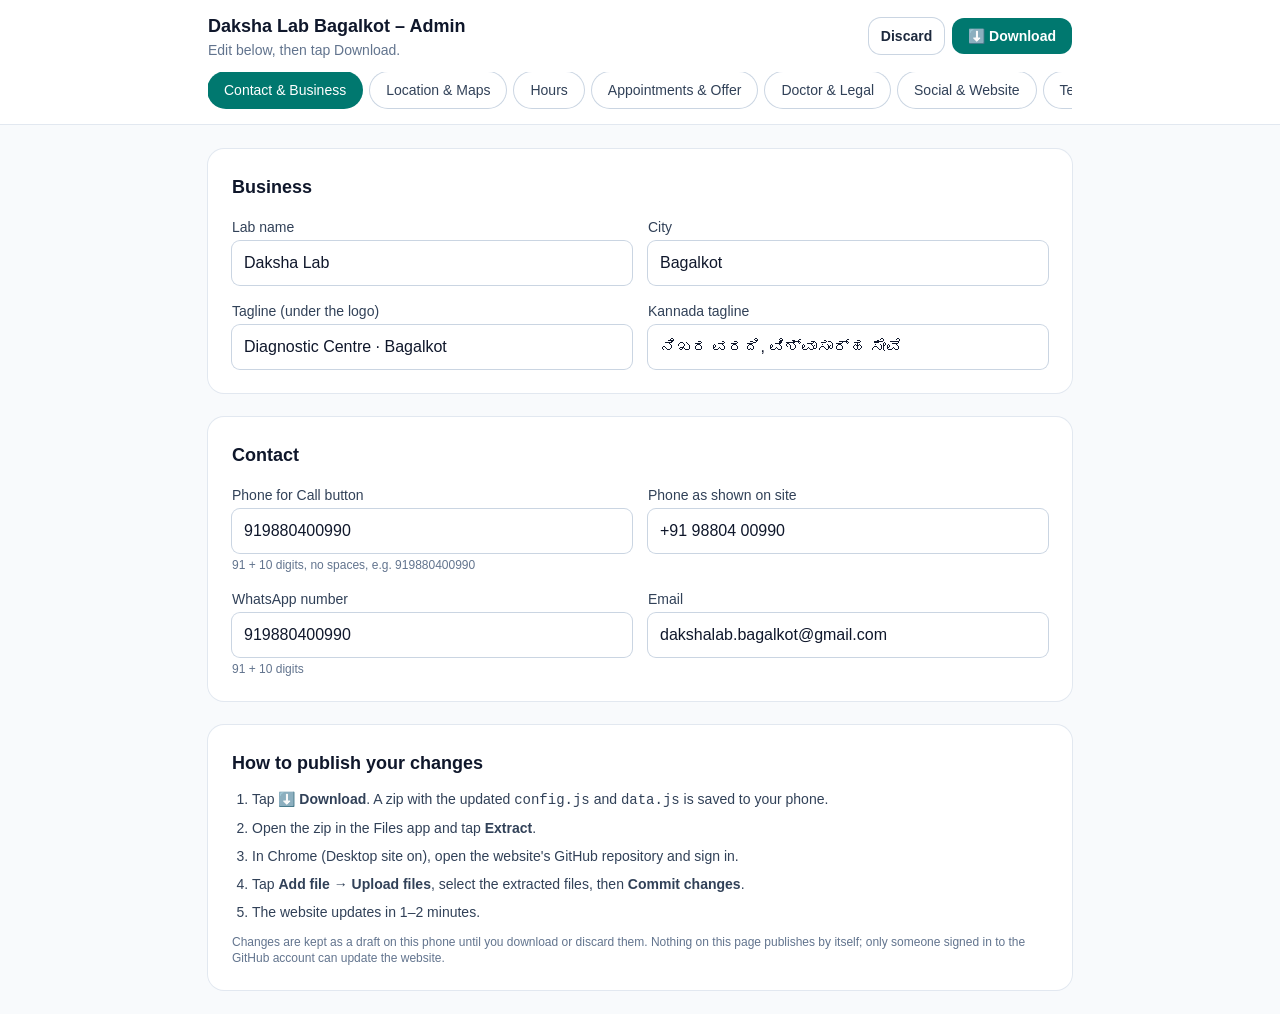
<file: dakshalab-bagalkot-admin.html>
<!doctype html>
<html lang="en">
<head>
<meta charset="utf-8">
<meta name="viewport" content="width=device-width, initial-scale=1">
<meta name="robots" content="noindex, nofollow">
<title>Daksha Lab Bagalkot – Admin</title>
<link rel="icon" href="data:image/svg+xml,%3Csvg xmlns='http://www.w3.org/2000/svg' viewBox='0 0 32 32'%3E%3Crect width='32' height='32' rx='8' fill='%230f766e'/%3E%3Cpath d='M13 7h6M14 7v7l-5 9a2 2 0 0 0 2 3h10a2 2 0 0 0 2-3l-5-9V7' fill='none' stroke='white' stroke-width='2' stroke-linecap='round' stroke-linejoin='round'/%3E%3C/svg%3E">
<link rel="stylesheet" href="styles.css">
</head>
<body class="bg-slate-50 font-sans text-slate-800 antialiased">

<header class="sticky top-0 z-40 border-b border-slate-200 bg-white">
  <div class="mx-auto flex max-w-4xl flex-wrap items-center justify-between gap-3 px-4 py-3">
    <div>
      <p class="text-lg font-bold text-slate-900">Daksha Lab Bagalkot – Admin</p>
      <p id="status" class="text-sm text-slate-500">Edit below, then tap Download.</p>
    </div>
    <div class="flex gap-2">
      <button id="discard" type="button" class="btn-outline !px-3 !py-2 text-sm">Discard</button>
      <button id="download" type="button" class="btn-primary !px-4 !py-2 text-sm">⬇ Download</button>
    </div>
  </div>
  <div class="mx-auto max-w-4xl px-4 pb-3">
    <div id="tabs" class="flex gap-2 overflow-x-auto pb-1"></div>
  </div>
</header>

<main class="mx-auto max-w-4xl space-y-6 px-4 py-6">
  <div id="panel" class="space-y-6"></div>

  <section class="card">
    <h2 class="text-lg font-semibold text-slate-900">How to publish your changes</h2>
    <ol class="mt-3 list-decimal space-y-2 pl-5 text-sm text-slate-700">
      <li>Tap <strong>⬇ Download</strong>. A zip with the updated <code>config.js</code> and <code>data.js</code> is saved to your phone.</li>
      <li>Open the zip in the Files app and tap <strong>Extract</strong>.</li>
      <li>In Chrome (Desktop site on), open the website's GitHub repository and sign in.</li>
      <li>Tap <strong>Add file → Upload files</strong>, select the extracted files, then <strong>Commit changes</strong>.</li>
      <li>The website updates in 1–2 minutes.</li>
    </ol>
    <p class="mt-3 text-xs text-slate-500">Changes are kept as a draft on this phone until you download or discard them. Nothing on this page publishes by itself; only someone signed in to the GitHub account can update the website.</p>
  </section>
</main>

<script src="config.js"></script>
<script src="data.js"></script>
<script src="admin.js"></script>
</body>
</html>
</file>
<file: styles.css>
/*! tailwindcss v4.3.3 | MIT License | https://tailwindcss.com */
@layer properties{@supports (((-webkit-hyphens:none)) and (not (margin-trim:inline))) or ((-moz-orient:inline) and (not (color:rgb(from red r g b)))){*,:before,:after,::backdrop{--tw-space-y-reverse:0;--tw-border-style:solid;--tw-gradient-position:initial;--tw-gradient-from:#0000;--tw-gradient-via:#0000;--tw-gradient-to:#0000;--tw-gradient-stops:initial;--tw-gradient-via-stops:initial;--tw-gradient-from-position:0%;--tw-gradient-via-position:50%;--tw-gradient-to-position:100%;--tw-leading:initial;--tw-font-weight:initial;--tw-tracking:initial;--tw-shadow:0 0 #0000;--tw-shadow-color:initial;--tw-shadow-alpha:100%;--tw-inset-shadow:0 0 #0000;--tw-inset-shadow-color:initial;--tw-inset-shadow-alpha:100%;--tw-ring-color:initial;--tw-ring-shadow:0 0 #0000;--tw-inset-ring-color:initial;--tw-inset-ring-shadow:0 0 #0000;--tw-ring-inset:initial;--tw-ring-offset-width:0px;--tw-ring-offset-color:#fff;--tw-ring-offset-shadow:0 0 #0000;--tw-blur:initial;--tw-brightness:initial;--tw-contrast:initial;--tw-grayscale:initial;--tw-hue-rotate:initial;--tw-invert:initial;--tw-opacity:initial;--tw-saturate:initial;--tw-sepia:initial;--tw-drop-shadow:initial;--tw-drop-shadow-color:initial;--tw-drop-shadow-alpha:100%;--tw-drop-shadow-size:initial}}}@layer theme{:root,:host{--font-sans:-apple-system, BlinkMacSystemFont, "Segoe UI", Roboto, "Helvetica Neue", "Noto Sans", Arial, sans-serif, "Apple Color Emoji", "Segoe UI Emoji", "Segoe UI Symbol", "Noto Color Emoji";--font-mono:ui-monospace, SFMono-Regular, Menlo, Monaco, Consolas, "Liberation Mono", "Courier New", monospace;--color-red-50:oklch(97.1% .013 17.38);--color-red-700:oklch(50.5% .213 27.518);--color-amber-50:oklch(98.7% .022 95.277);--color-amber-100:oklch(96.2% .059 95.617);--color-amber-200:oklch(92.4% .12 95.746);--color-amber-400:oklch(82.8% .189 84.429);--color-amber-500:oklch(76.9% .188 70.08);--color-amber-700:oklch(55.5% .163 48.998);--color-amber-800:oklch(47.3% .137 46.201);--color-amber-900:oklch(41.4% .112 45.904);--color-amber-950:oklch(27.9% .077 45.635);--color-green-50:oklch(98.2% .018 155.826);--color-green-200:oklch(92.5% .084 155.995);--color-green-600:oklch(62.7% .194 149.214);--color-green-700:oklch(52.7% .154 150.069);--color-green-800:oklch(44.8% .119 151.328);--color-green-900:oklch(39.3% .095 152.535);--color-emerald-50:oklch(97.9% .021 166.113);--color-emerald-100:oklch(95% .052 163.051);--color-emerald-200:oklch(90.5% .093 164.15);--color-emerald-500:oklch(69.6% .17 162.48);--color-emerald-700:oklch(50.8% .118 165.612);--color-emerald-800:oklch(43.2% .095 166.913);--color-emerald-900:oklch(37.8% .077 168.94);--color-teal-50:oklch(98.4% .014 180.72);--color-teal-100:oklch(95.3% .051 180.801);--color-teal-200:oklch(91% .096 180.426);--color-teal-300:oklch(85.5% .138 181.071);--color-teal-600:oklch(60% .118 184.704);--color-teal-700:oklch(51.1% .096 186.391);--color-teal-800:oklch(43.7% .078 188.216);--color-teal-900:oklch(38.6% .063 188.416);--color-sky-50:oklch(97.7% .013 236.62);--color-sky-800:oklch(44.3% .11 240.79);--color-rose-50:oklch(96.9% .015 12.422);--color-rose-200:oklch(89.2% .058 10.001);--color-rose-600:oklch(58.6% .253 17.585);--color-rose-700:oklch(51.4% .222 16.935);--color-rose-900:oklch(41% .159 10.272);--color-slate-50:oklch(98.4% .003 247.858);--color-slate-100:oklch(96.8% .007 247.896);--color-slate-200:oklch(92.9% .013 255.508);--color-slate-300:oklch(86.9% .022 252.894);--color-slate-400:oklch(70.4% .04 256.788);--color-slate-500:oklch(55.4% .046 257.417);--color-slate-600:oklch(44.6% .043 257.281);--color-slate-700:oklch(37.2% .044 257.287);--color-slate-800:oklch(27.9% .041 260.031);--color-slate-900:oklch(20.8% .042 265.755);--color-white:#fff;--spacing:.25rem;--container-md:28rem;--container-xl:36rem;--container-2xl:42rem;--container-3xl:48rem;--container-4xl:56rem;--container-6xl:72rem;--text-xs:.75rem;--text-xs--line-height:calc(1 / .75);--text-sm:.875rem;--text-sm--line-height:calc(1.25 / .875);--text-lg:1.125rem;--text-lg--line-height:calc(1.75 / 1.125);--text-xl:1.25rem;--text-xl--line-height:calc(1.75 / 1.25);--text-2xl:1.5rem;--text-2xl--line-height:calc(2 / 1.5);--text-3xl:1.875rem;--text-3xl--line-height:calc(2.25 / 1.875);--text-4xl:2.25rem;--text-4xl--line-height:calc(2.5 / 2.25);--text-5xl:3rem;--text-5xl--line-height:1;--text-6xl:3.75rem;--text-6xl--line-height:1;--font-weight-medium:500;--font-weight-semibold:600;--font-weight-bold:700;--font-weight-extrabold:800;--tracking-tight:-.025em;--leading-tight:1.25;--leading-relaxed:1.625;--radius-lg:.5rem;--radius-xl:.75rem;--radius-2xl:1rem;--radius-3xl:1.5rem;--default-transition-duration:.15s;--default-transition-timing-function:cubic-bezier(.4, 0, .2, 1);--default-font-family:var(--font-sans);--default-mono-font-family:var(--font-mono)}}@layer base{*,:after,:before,::backdrop{box-sizing:border-box;border:0 solid;margin:0;padding:0}::file-selector-button{box-sizing:border-box;border:0 solid;margin:0;padding:0}html,:host{-webkit-text-size-adjust:100%;tab-size:4;line-height:1.5;font-family:var(--default-font-family,-apple-system, BlinkMacSystemFont, "Segoe UI", Roboto, "Helvetica Neue", "Noto Sans", Arial, sans-serif, "Apple Color Emoji", "Segoe UI Emoji", "Segoe UI Symbol", "Noto Color Emoji");font-feature-settings:var(--default-font-feature-settings,normal);font-variation-settings:var(--default-font-variation-settings,normal);-webkit-tap-highlight-color:transparent}hr{height:0;color:inherit;border-top-width:1px}abbr:where([title]){-webkit-text-decoration:underline dotted;text-decoration:underline dotted}h1,h2,h3,h4,h5,h6{font-size:inherit;font-weight:inherit}a{color:inherit;-webkit-text-decoration:inherit;-webkit-text-decoration:inherit;-webkit-text-decoration:inherit;text-decoration:inherit}b,strong{font-weight:bolder}code,kbd,samp,pre{font-family:var(--default-mono-font-family,ui-monospace, SFMono-Regular, Menlo, Monaco, Consolas, "Liberation Mono", "Courier New", monospace);font-feature-settings:var(--default-mono-font-feature-settings,normal);font-variation-settings:var(--default-mono-font-variation-settings,normal);font-size:1em}small{font-size:80%}sub,sup{vertical-align:baseline;font-size:75%;line-height:0;position:relative}sub{bottom:-.25em}sup{top:-.5em}table{text-indent:0;border-color:inherit;border-collapse:collapse}:-moz-focusring:where(:not(iframe)){outline:auto}progress{vertical-align:baseline}summary{display:list-item}ol,ul,menu{list-style:none}img,svg,video,canvas,audio,iframe,embed,object{vertical-align:middle;display:block}img,video{max-width:100%;height:auto}button,input,select,optgroup,textarea{font:inherit;font-feature-settings:inherit;font-variation-settings:inherit;letter-spacing:inherit;color:inherit;opacity:1;background-color:#0000;border-radius:0}::file-selector-button{font:inherit;font-feature-settings:inherit;font-variation-settings:inherit;letter-spacing:inherit;color:inherit;opacity:1;background-color:#0000;border-radius:0}:where(select:is([multiple],[size])) optgroup{font-weight:bolder}:where(select:is([multiple],[size])) optgroup option{padding-inline-start:20px}::file-selector-button{margin-inline-end:4px}::placeholder{opacity:1}@supports (not ((-webkit-appearance:-apple-pay-button))) or (contain-intrinsic-size:1px){::placeholder{color:currentColor}@supports (color:color-mix(in lab, red, red)){::placeholder{color:color-mix(in oklab, currentcolor 50%, transparent)}}}textarea{resize:vertical}::-webkit-search-decoration{-webkit-appearance:none}::-webkit-date-and-time-value{min-height:1lh;text-align:inherit}::-webkit-datetime-edit{display:inline-flex}::-webkit-datetime-edit-fields-wrapper{padding:0}::-webkit-datetime-edit{padding-block:0}::-webkit-datetime-edit-year-field{padding-block:0}::-webkit-datetime-edit-month-field{padding-block:0}::-webkit-datetime-edit-day-field{padding-block:0}::-webkit-datetime-edit-hour-field{padding-block:0}::-webkit-datetime-edit-minute-field{padding-block:0}::-webkit-datetime-edit-second-field{padding-block:0}::-webkit-datetime-edit-millisecond-field{padding-block:0}::-webkit-datetime-edit-meridiem-field{padding-block:0}::-webkit-calendar-picker-indicator{line-height:1}:-moz-ui-invalid{box-shadow:none}button,input:where([type=button],[type=reset],[type=submit]){appearance:button}::file-selector-button{appearance:button}::-webkit-inner-spin-button{height:auto}::-webkit-outer-spin-button{height:auto}[hidden]:where(:not([hidden=until-found])){display:none!important}}@layer components{.h1{font-size:var(--text-3xl);line-height:var(--tw-leading,var(--text-3xl--line-height));--tw-font-weight:var(--font-weight-extrabold);font-weight:var(--font-weight-extrabold);--tw-tracking:var(--tracking-tight);letter-spacing:var(--tracking-tight);color:var(--color-slate-900)}@media (min-width:40rem){.h1{font-size:var(--text-4xl);line-height:var(--tw-leading,var(--text-4xl--line-height))}}.h2{font-size:var(--text-3xl);line-height:var(--tw-leading,var(--text-3xl--line-height));--tw-font-weight:var(--font-weight-bold);font-weight:var(--font-weight-bold);--tw-tracking:var(--tracking-tight);letter-spacing:var(--tracking-tight);color:var(--color-slate-900)}.page-hero{--tw-gradient-position:to bottom in oklab;background-image:linear-gradient(var(--tw-gradient-stops));--tw-gradient-from:var(--color-teal-50);--tw-gradient-to:var(--color-white);--tw-gradient-stops:var(--tw-gradient-via-stops,var(--tw-gradient-position), var(--tw-gradient-from) var(--tw-gradient-from-position), var(--tw-gradient-to) var(--tw-gradient-to-position));padding-block:calc(var(--spacing) * 10)}@media (min-width:40rem){.page-hero{padding-block:calc(var(--spacing) * 14)}}.card{border-radius:var(--radius-2xl);background-color:var(--color-white);padding:calc(var(--spacing) * 6);--tw-ring-shadow:var(--tw-ring-inset,) 0 0 0 calc(1px + var(--tw-ring-offset-width)) var(--tw-ring-color,currentcolor);box-shadow:var(--tw-inset-shadow), var(--tw-inset-ring-shadow), var(--tw-ring-offset-shadow), var(--tw-ring-shadow), var(--tw-shadow);--tw-ring-color:var(--color-slate-200)}.chip{align-items:center;gap:calc(var(--spacing) * 1.5);padding-inline:calc(var(--spacing) * 2.5);padding-block:var(--spacing);font-size:var(--text-xs);line-height:var(--tw-leading,var(--text-xs--line-height));--tw-font-weight:var(--font-weight-semibold);font-weight:var(--font-weight-semibold);border-radius:3.40282e38px;display:inline-flex}.label{font-size:var(--text-sm);line-height:var(--tw-leading,var(--text-sm--line-height));--tw-font-weight:var(--font-weight-medium);font-weight:var(--font-weight-medium);color:var(--color-slate-700);display:block}.field{margin-top:var(--spacing);border-radius:var(--radius-lg);background-color:var(--color-white);width:100%;padding-inline:calc(var(--spacing) * 3);padding-block:calc(var(--spacing) * 2.5);color:var(--color-slate-900);--tw-ring-shadow:var(--tw-ring-inset,) 0 0 0 calc(1px + var(--tw-ring-offset-width)) var(--tw-ring-color,currentcolor);box-shadow:var(--tw-inset-shadow), var(--tw-inset-ring-shadow), var(--tw-ring-offset-shadow), var(--tw-ring-shadow), var(--tw-shadow);--tw-ring-color:var(--color-slate-300)}.field::placeholder{color:var(--color-slate-400)}.field:focus{--tw-ring-shadow:var(--tw-ring-inset,) 0 0 0 calc(2px + var(--tw-ring-offset-width)) var(--tw-ring-color,currentcolor);box-shadow:var(--tw-inset-shadow), var(--tw-inset-ring-shadow), var(--tw-ring-offset-shadow), var(--tw-ring-shadow), var(--tw-shadow);--tw-ring-color:var(--color-teal-600);--tw-outline-style:none;outline-style:none}.btn-primary{justify-content:center;align-items:center;gap:calc(var(--spacing) * 2);border-radius:var(--radius-xl);background-color:var(--color-teal-700);padding-inline:calc(var(--spacing) * 4);padding-block:calc(var(--spacing) * 3);--tw-font-weight:var(--font-weight-semibold);font-weight:var(--font-weight-semibold);color:var(--color-white);transition-property:color,background-color,border-color,outline-color,text-decoration-color,fill,stroke,--tw-gradient-from,--tw-gradient-via,--tw-gradient-to;transition-timing-function:var(--tw-ease,var(--default-transition-timing-function));transition-duration:var(--tw-duration,var(--default-transition-duration));display:inline-flex}@media (hover:hover){.btn-primary:hover{background-color:var(--color-teal-800)}}.btn-outline{justify-content:center;align-items:center;gap:calc(var(--spacing) * 2);border-radius:var(--radius-xl);background-color:var(--color-white);padding-inline:calc(var(--spacing) * 4);padding-block:calc(var(--spacing) * 3);--tw-font-weight:var(--font-weight-semibold);font-weight:var(--font-weight-semibold);color:var(--color-slate-800);--tw-ring-shadow:var(--tw-ring-inset,) 0 0 0 calc(1px + var(--tw-ring-offset-width)) var(--tw-ring-color,currentcolor);box-shadow:var(--tw-inset-shadow), var(--tw-inset-ring-shadow), var(--tw-ring-offset-shadow), var(--tw-ring-shadow), var(--tw-shadow);--tw-ring-color:var(--color-slate-300);transition-property:color,background-color,border-color,outline-color,text-decoration-color,fill,stroke,--tw-gradient-from,--tw-gradient-via,--tw-gradient-to;transition-timing-function:var(--tw-ease,var(--default-transition-timing-function));transition-duration:var(--tw-duration,var(--default-transition-duration));display:inline-flex}@media (hover:hover){.btn-outline:hover{background-color:var(--color-slate-50)}}.btn-added{justify-content:center;align-items:center;gap:calc(var(--spacing) * 2);border-radius:var(--radius-xl);background-color:var(--color-teal-50);padding-inline:calc(var(--spacing) * 4);padding-block:calc(var(--spacing) * 3);--tw-font-weight:var(--font-weight-semibold);font-weight:var(--font-weight-semibold);color:var(--color-teal-800);--tw-ring-shadow:var(--tw-ring-inset,) 0 0 0 calc(1px + var(--tw-ring-offset-width)) var(--tw-ring-color,currentcolor);box-shadow:var(--tw-inset-shadow), var(--tw-inset-ring-shadow), var(--tw-ring-offset-shadow), var(--tw-ring-shadow), var(--tw-shadow);--tw-ring-color:var(--color-teal-600);transition-property:color,background-color,border-color,outline-color,text-decoration-color,fill,stroke,--tw-gradient-from,--tw-gradient-via,--tw-gradient-to;transition-timing-function:var(--tw-ease,var(--default-transition-timing-function));transition-duration:var(--tw-duration,var(--default-transition-duration));display:inline-flex}.btn-wa{justify-content:center;align-items:center;gap:calc(var(--spacing) * 2);border-radius:var(--radius-xl);background-color:var(--color-green-600);padding-inline:calc(var(--spacing) * 4);padding-block:calc(var(--spacing) * 3);--tw-font-weight:var(--font-weight-semibold);font-weight:var(--font-weight-semibold);color:var(--color-white);transition-property:color,background-color,border-color,outline-color,text-decoration-color,fill,stroke,--tw-gradient-from,--tw-gradient-via,--tw-gradient-to;transition-timing-function:var(--tw-ease,var(--default-transition-timing-function));transition-duration:var(--tw-duration,var(--default-transition-duration));display:inline-flex}@media (hover:hover){.btn-wa:hover{background-color:var(--color-green-700)}}.btn-wa-outline{justify-content:center;align-items:center;gap:calc(var(--spacing) * 2);border-radius:var(--radius-xl);padding-inline:calc(var(--spacing) * 4);padding-block:calc(var(--spacing) * 3);--tw-font-weight:var(--font-weight-semibold);font-weight:var(--font-weight-semibold);color:var(--color-green-700);--tw-ring-shadow:var(--tw-ring-inset,) 0 0 0 calc(1px + var(--tw-ring-offset-width)) var(--tw-ring-color,currentcolor);box-shadow:var(--tw-inset-shadow), var(--tw-inset-ring-shadow), var(--tw-ring-offset-shadow), var(--tw-ring-shadow), var(--tw-shadow);--tw-ring-color:#00a54466;display:inline-flex}@supports (color:color-mix(in lab, red, red)){.btn-wa-outline{--tw-ring-color:color-mix(in oklab, var(--color-green-600) 40%, transparent)}}.btn-wa-outline{transition-property:color,background-color,border-color,outline-color,text-decoration-color,fill,stroke,--tw-gradient-from,--tw-gradient-via,--tw-gradient-to;transition-timing-function:var(--tw-ease,var(--default-transition-timing-function));transition-duration:var(--tw-duration,var(--default-transition-duration))}@media (hover:hover){.btn-wa-outline:hover{background-color:var(--color-green-50)}}.step{height:calc(var(--spacing) * 9);width:calc(var(--spacing) * 9);background-color:var(--color-teal-700);--tw-font-weight:var(--font-weight-bold);font-weight:var(--font-weight-bold);color:var(--color-white);border-radius:3.40282e38px;flex-shrink:0;place-items:center;display:grid}.trust-ic{height:calc(var(--spacing) * 10);width:calc(var(--spacing) * 10);background-color:var(--color-teal-50);font-size:var(--text-lg);line-height:var(--tw-leading,var(--text-lg--line-height));border-radius:3.40282e38px;flex-shrink:0;place-items:center;display:grid}.cat-chip{background-color:var(--color-white);padding-inline:calc(var(--spacing) * 4);padding-block:calc(var(--spacing) * 2);font-size:var(--text-sm);line-height:var(--tw-leading,var(--text-sm--line-height));--tw-font-weight:var(--font-weight-medium);font-weight:var(--font-weight-medium);color:var(--color-slate-700);--tw-ring-shadow:var(--tw-ring-inset,) 0 0 0 calc(1px + var(--tw-ring-offset-width)) var(--tw-ring-color,currentcolor);box-shadow:var(--tw-inset-shadow), var(--tw-inset-ring-shadow), var(--tw-ring-offset-shadow), var(--tw-ring-shadow), var(--tw-shadow);--tw-ring-color:var(--color-slate-300);border-radius:3.40282e38px;flex-shrink:0}@media (hover:hover){.cat-chip:hover{background-color:var(--color-slate-50)}}.cat-chip.is-active{background-color:var(--color-teal-700);color:var(--color-white);--tw-ring-color:var(--color-teal-700)}}@layer utilities{.visible{visibility:visible}.absolute{position:absolute}.fixed{position:fixed}.relative{position:relative}.sticky{position:sticky}.inset-0{inset:0}.inset-x-0{inset-inline:0}.-top-3{top:calc(var(--spacing) * -3)}.top-0{top:0}.right-6{right:calc(var(--spacing) * 6)}.bottom-0{bottom:0}.bottom-6{bottom:calc(var(--spacing) * 6)}.bottom-\[62px\]{bottom:62px}.left-6{left:calc(var(--spacing) * 6)}.z-40{z-index:40}.z-50{z-index:50}.mx-auto{margin-inline:auto}.\!mt-0{margin-top:0!important}.-mt-2{margin-top:calc(var(--spacing) * -2)}.mt-1{margin-top:var(--spacing)}.mt-2{margin-top:calc(var(--spacing) * 2)}.mt-3{margin-top:calc(var(--spacing) * 3)}.mt-4{margin-top:calc(var(--spacing) * 4)}.mt-5{margin-top:calc(var(--spacing) * 5)}.mt-6{margin-top:calc(var(--spacing) * 6)}.mt-7{margin-top:calc(var(--spacing) * 7)}.mt-8{margin-top:calc(var(--spacing) * 8)}.mt-10{margin-top:calc(var(--spacing) * 10)}.mb-2{margin-bottom:calc(var(--spacing) * 2)}.mb-5{margin-bottom:calc(var(--spacing) * 5)}.ml-1{margin-left:var(--spacing)}.block{display:block}.flex{display:flex}.grid{display:grid}.hidden{display:none}.inline-block{display:inline-block}.inline-flex{display:inline-flex}.aspect-\[4\/3\]{aspect-ratio:4/3}.\!h-7{height:calc(var(--spacing) * 7)!important}.h-2{height:calc(var(--spacing) * 2)}.h-4{height:calc(var(--spacing) * 4)}.h-5{height:calc(var(--spacing) * 5)}.h-7{height:calc(var(--spacing) * 7)}.h-8{height:calc(var(--spacing) * 8)}.h-9{height:calc(var(--spacing) * 9)}.h-10{height:calc(var(--spacing) * 10)}.h-14{height:calc(var(--spacing) * 14)}.h-20{height:calc(var(--spacing) * 20)}.h-40{height:calc(var(--spacing) * 40)}.h-48{height:calc(var(--spacing) * 48)}.h-72{height:calc(var(--spacing) * 72)}.h-full{height:100%}.\!w-7{width:calc(var(--spacing) * 7)!important}.\!w-auto{width:auto!important}.w-2{width:calc(var(--spacing) * 2)}.w-4{width:calc(var(--spacing) * 4)}.w-5{width:calc(var(--spacing) * 5)}.w-7{width:calc(var(--spacing) * 7)}.w-8{width:calc(var(--spacing) * 8)}.w-9{width:calc(var(--spacing) * 9)}.w-10{width:calc(var(--spacing) * 10)}.w-14{width:calc(var(--spacing) * 14)}.w-20{width:calc(var(--spacing) * 20)}.w-full{width:100%}.max-w-2xl{max-width:var(--container-2xl)}.max-w-3xl{max-width:var(--container-3xl)}.max-w-4xl{max-width:var(--container-4xl)}.max-w-6xl{max-width:var(--container-6xl)}.max-w-md{max-width:var(--container-md)}.max-w-xl{max-width:var(--container-xl)}.flex-1{flex:1}.shrink-0{flex-shrink:0}.cursor-pointer{cursor:pointer}.scroll-mt-24{scroll-margin-top:calc(var(--spacing) * 24)}.list-decimal{list-style-type:decimal}.list-disc{list-style-type:disc}.list-none{list-style-type:none}.grid-cols-2{grid-template-columns:repeat(2,minmax(0,1fr))}.grid-cols-3{grid-template-columns:repeat(3,minmax(0,1fr))}.flex-col{flex-direction:column}.flex-wrap{flex-wrap:wrap}.place-items-center{place-items:center}.items-baseline{align-items:baseline}.items-center{align-items:center}.items-end{align-items:flex-end}.items-start{align-items:flex-start}.justify-between{justify-content:space-between}.justify-center{justify-content:center}.gap-1{gap:var(--spacing)}.gap-1\.5{gap:calc(var(--spacing) * 1.5)}.gap-2{gap:calc(var(--spacing) * 2)}.gap-3{gap:calc(var(--spacing) * 3)}.gap-4{gap:calc(var(--spacing) * 4)}.gap-5{gap:calc(var(--spacing) * 5)}.gap-6{gap:calc(var(--spacing) * 6)}.gap-10{gap:calc(var(--spacing) * 10)}:where(.space-y-1>:not(:last-child)){--tw-space-y-reverse:0;margin-block-start:calc(var(--spacing) * var(--tw-space-y-reverse));margin-block-end:calc(var(--spacing) * calc(1 - var(--tw-space-y-reverse)))}:where(.space-y-1\.5>:not(:last-child)){--tw-space-y-reverse:0;margin-block-start:calc(calc(var(--spacing) * 1.5) * var(--tw-space-y-reverse));margin-block-end:calc(calc(var(--spacing) * 1.5) * calc(1 - var(--tw-space-y-reverse)))}:where(.space-y-2>:not(:last-child)){--tw-space-y-reverse:0;margin-block-start:calc(calc(var(--spacing) * 2) * var(--tw-space-y-reverse));margin-block-end:calc(calc(var(--spacing) * 2) * calc(1 - var(--tw-space-y-reverse)))}:where(.space-y-3>:not(:last-child)){--tw-space-y-reverse:0;margin-block-start:calc(calc(var(--spacing) * 3) * var(--tw-space-y-reverse));margin-block-end:calc(calc(var(--spacing) * 3) * calc(1 - var(--tw-space-y-reverse)))}:where(.space-y-4>:not(:last-child)){--tw-space-y-reverse:0;margin-block-start:calc(calc(var(--spacing) * 4) * var(--tw-space-y-reverse));margin-block-end:calc(calc(var(--spacing) * 4) * calc(1 - var(--tw-space-y-reverse)))}:where(.space-y-5>:not(:last-child)){--tw-space-y-reverse:0;margin-block-start:calc(calc(var(--spacing) * 5) * var(--tw-space-y-reverse));margin-block-end:calc(calc(var(--spacing) * 5) * calc(1 - var(--tw-space-y-reverse)))}:where(.space-y-6>:not(:last-child)){--tw-space-y-reverse:0;margin-block-start:calc(calc(var(--spacing) * 6) * var(--tw-space-y-reverse));margin-block-end:calc(calc(var(--spacing) * 6) * calc(1 - var(--tw-space-y-reverse)))}:where(.space-y-8>:not(:last-child)){--tw-space-y-reverse:0;margin-block-start:calc(calc(var(--spacing) * 8) * var(--tw-space-y-reverse));margin-block-end:calc(calc(var(--spacing) * 8) * calc(1 - var(--tw-space-y-reverse)))}:where(.space-y-12>:not(:last-child)){--tw-space-y-reverse:0;margin-block-start:calc(calc(var(--spacing) * 12) * var(--tw-space-y-reverse));margin-block-end:calc(calc(var(--spacing) * 12) * calc(1 - var(--tw-space-y-reverse)))}.gap-x-3{column-gap:calc(var(--spacing) * 3)}.gap-x-4{column-gap:calc(var(--spacing) * 4)}.gap-y-1{row-gap:var(--spacing)}.overflow-hidden{overflow:hidden}.overflow-x-auto{overflow-x:auto}.rounded{border-radius:.25rem}.rounded-2xl{border-radius:var(--radius-2xl)}.rounded-3xl{border-radius:var(--radius-3xl)}.rounded-full{border-radius:3.40282e38px}.rounded-lg{border-radius:var(--radius-lg)}.rounded-xl{border-radius:var(--radius-xl)}.\!rounded-l-none{border-top-left-radius:0!important;border-bottom-left-radius:0!important}.rounded-l-lg{border-top-left-radius:var(--radius-lg);border-bottom-left-radius:var(--radius-lg)}.border{border-style:var(--tw-border-style);border-width:1px}.border-0{border-style:var(--tw-border-style);border-width:0}.border-y{border-block-style:var(--tw-border-style);border-block-width:1px}.border-t{border-top-style:var(--tw-border-style);border-top-width:1px}.border-b{border-bottom-style:var(--tw-border-style);border-bottom-width:1px}.border-dashed{--tw-border-style:dashed;border-style:dashed}.border-slate-200{border-color:var(--color-slate-200)}.border-slate-300{border-color:var(--color-slate-300)}.border-teal-800{border-color:var(--color-teal-800)}.border-white\/10{border-color:#ffffff1a}@supports (color:color-mix(in lab, red, red)){.border-white\/10{border-color:color-mix(in oklab, var(--color-white) 10%, transparent)}}.bg-amber-50{background-color:var(--color-amber-50)}.bg-amber-100{background-color:var(--color-amber-100)}.bg-amber-400{background-color:var(--color-amber-400)}.bg-emerald-50{background-color:var(--color-emerald-50)}.bg-emerald-100{background-color:var(--color-emerald-100)}.bg-emerald-500{background-color:var(--color-emerald-500)}.bg-green-50{background-color:var(--color-green-50)}.bg-green-600{background-color:var(--color-green-600)}.bg-red-50{background-color:var(--color-red-50)}.bg-rose-50{background-color:var(--color-rose-50)}.bg-sky-50{background-color:var(--color-sky-50)}.bg-slate-50{background-color:var(--color-slate-50)}.bg-slate-100{background-color:var(--color-slate-100)}.bg-slate-400{background-color:var(--color-slate-400)}.bg-slate-900{background-color:var(--color-slate-900)}.bg-teal-50{background-color:var(--color-teal-50)}.bg-teal-700{background-color:var(--color-teal-700)}.bg-teal-800{background-color:var(--color-teal-800)}.bg-teal-900{background-color:var(--color-teal-900)}.bg-white{background-color:var(--color-white)}.bg-gradient-to-b{--tw-gradient-position:to bottom in oklab;background-image:linear-gradient(var(--tw-gradient-stops))}.from-teal-50{--tw-gradient-from:var(--color-teal-50);--tw-gradient-stops:var(--tw-gradient-via-stops,var(--tw-gradient-position), var(--tw-gradient-from) var(--tw-gradient-from-position), var(--tw-gradient-to) var(--tw-gradient-to-position))}.to-white{--tw-gradient-to:var(--color-white);--tw-gradient-stops:var(--tw-gradient-via-stops,var(--tw-gradient-position), var(--tw-gradient-from) var(--tw-gradient-from-position), var(--tw-gradient-to) var(--tw-gradient-to-position))}.object-contain{object-fit:contain}.object-cover{object-fit:cover}.object-center{object-position:center}.p-3{padding:calc(var(--spacing) * 3)}.p-4{padding:calc(var(--spacing) * 4)}.p-5{padding:calc(var(--spacing) * 5)}.p-6{padding:calc(var(--spacing) * 6)}.p-8{padding:calc(var(--spacing) * 8)}.\!px-3{padding-inline:calc(var(--spacing) * 3)!important}.\!px-4{padding-inline:calc(var(--spacing) * 4)!important}.\!px-5{padding-inline:calc(var(--spacing) * 5)!important}.\!px-6{padding-inline:calc(var(--spacing) * 6)!important}.px-1{padding-inline:var(--spacing)}.px-2{padding-inline:calc(var(--spacing) * 2)}.px-2\.5{padding-inline:calc(var(--spacing) * 2.5)}.px-3{padding-inline:calc(var(--spacing) * 3)}.px-4{padding-inline:calc(var(--spacing) * 4)}.\!py-1\.5{padding-block:calc(var(--spacing) * 1.5)!important}.\!py-2{padding-block:calc(var(--spacing) * 2)!important}.\!py-2\.5{padding-block:calc(var(--spacing) * 2.5)!important}.\!py-3{padding-block:calc(var(--spacing) * 3)!important}.\!py-3\.5{padding-block:calc(var(--spacing) * 3.5)!important}.py-1{padding-block:var(--spacing)}.py-1\.5{padding-block:calc(var(--spacing) * 1.5)}.py-2{padding-block:calc(var(--spacing) * 2)}.py-2\.5{padding-block:calc(var(--spacing) * 2.5)}.py-3{padding-block:calc(var(--spacing) * 3)}.py-5{padding-block:calc(var(--spacing) * 5)}.py-6{padding-block:calc(var(--spacing) * 6)}.py-10{padding-block:calc(var(--spacing) * 10)}.py-12{padding-block:calc(var(--spacing) * 12)}.py-14{padding-block:calc(var(--spacing) * 14)}.py-16{padding-block:calc(var(--spacing) * 16)}.py-24{padding-block:calc(var(--spacing) * 24)}.pt-1{padding-top:var(--spacing)}.pt-2{padding-top:calc(var(--spacing) * 2)}.pt-3{padding-top:calc(var(--spacing) * 3)}.pt-12{padding-top:calc(var(--spacing) * 12)}.pb-1{padding-bottom:var(--spacing)}.pb-2{padding-bottom:calc(var(--spacing) * 2)}.pb-3{padding-bottom:calc(var(--spacing) * 3)}.pb-8{padding-bottom:calc(var(--spacing) * 8)}.pb-16{padding-bottom:calc(var(--spacing) * 16)}.pb-20{padding-bottom:calc(var(--spacing) * 20)}.pl-5{padding-left:calc(var(--spacing) * 5)}.text-center{text-align:center}.text-left{text-align:left}.text-right{text-align:right}.font-sans{font-family:var(--font-sans)}.text-2xl{font-size:var(--text-2xl);line-height:var(--tw-leading,var(--text-2xl--line-height))}.text-3xl{font-size:var(--text-3xl);line-height:var(--tw-leading,var(--text-3xl--line-height))}.text-4xl{font-size:var(--text-4xl);line-height:var(--tw-leading,var(--text-4xl--line-height))}.text-6xl{font-size:var(--text-6xl);line-height:var(--tw-leading,var(--text-6xl--line-height))}.text-lg{font-size:var(--text-lg);line-height:var(--tw-leading,var(--text-lg--line-height))}.text-sm{font-size:var(--text-sm);line-height:var(--tw-leading,var(--text-sm--line-height))}.text-xl{font-size:var(--text-xl);line-height:var(--tw-leading,var(--text-xl--line-height))}.text-xs{font-size:var(--text-xs);line-height:var(--tw-leading,var(--text-xs--line-height))}.leading-none{--tw-leading:1;line-height:1}.leading-relaxed{--tw-leading:var(--leading-relaxed);line-height:var(--leading-relaxed)}.leading-tight{--tw-leading:var(--leading-tight);line-height:var(--leading-tight)}.font-bold{--tw-font-weight:var(--font-weight-bold);font-weight:var(--font-weight-bold)}.font-extrabold{--tw-font-weight:var(--font-weight-extrabold);font-weight:var(--font-weight-extrabold)}.font-medium{--tw-font-weight:var(--font-weight-medium);font-weight:var(--font-weight-medium)}.font-semibold{--tw-font-weight:var(--font-weight-semibold);font-weight:var(--font-weight-semibold)}.tracking-tight{--tw-tracking:var(--tracking-tight);letter-spacing:var(--tracking-tight)}.text-amber-500{color:var(--color-amber-500)}.text-amber-700{color:var(--color-amber-700)}.text-amber-800{color:var(--color-amber-800)}.text-amber-900{color:var(--color-amber-900)}.text-amber-950{color:var(--color-amber-950)}.text-emerald-700{color:var(--color-emerald-700)}.text-emerald-800{color:var(--color-emerald-800)}.text-emerald-900{color:var(--color-emerald-900)}.text-green-700{color:var(--color-green-700)}.text-green-800{color:var(--color-green-800)}.text-green-900{color:var(--color-green-900)}.text-red-700{color:var(--color-red-700)}.text-rose-700{color:var(--color-rose-700)}.text-rose-900{color:var(--color-rose-900)}.text-sky-800{color:var(--color-sky-800)}.text-slate-300{color:var(--color-slate-300)}.text-slate-400{color:var(--color-slate-400)}.text-slate-500{color:var(--color-slate-500)}.text-slate-600{color:var(--color-slate-600)}.text-slate-700{color:var(--color-slate-700)}.text-slate-800{color:var(--color-slate-800)}.text-slate-900{color:var(--color-slate-900)}.text-teal-100{color:var(--color-teal-100)}.text-teal-200{color:var(--color-teal-200)}.text-teal-300{color:var(--color-teal-300)}.text-teal-700{color:var(--color-teal-700)}.text-teal-800{color:var(--color-teal-800)}.text-teal-900{color:var(--color-teal-900)}.text-white{color:var(--color-white)}.capitalize{text-transform:capitalize}.not-italic{font-style:normal}.line-through{text-decoration-line:line-through}.underline{text-decoration-line:underline}.antialiased{-webkit-font-smoothing:antialiased;-moz-osx-font-smoothing:grayscale}.accent-teal-700{accent-color:var(--color-teal-700)}.shadow-2xl{--tw-shadow:0 25px 50px -12px var(--tw-shadow-color,#00000040);box-shadow:var(--tw-inset-shadow), var(--tw-inset-ring-shadow), var(--tw-ring-offset-shadow), var(--tw-ring-shadow), var(--tw-shadow)}.shadow-lg{--tw-shadow:0 10px 15px -3px var(--tw-shadow-color,#0000001a), 0 4px 6px -4px var(--tw-shadow-color,#0000001a);box-shadow:var(--tw-inset-shadow), var(--tw-inset-ring-shadow), var(--tw-ring-offset-shadow), var(--tw-ring-shadow), var(--tw-shadow)}.shadow-md{--tw-shadow:0 4px 6px -1px var(--tw-shadow-color,#0000001a), 0 2px 4px -2px var(--tw-shadow-color,#0000001a);box-shadow:var(--tw-inset-shadow), var(--tw-inset-ring-shadow), var(--tw-ring-offset-shadow), var(--tw-ring-shadow), var(--tw-shadow)}.shadow-sm{--tw-shadow:0 1px 3px 0 var(--tw-shadow-color,#0000001a), 0 1px 2px -1px var(--tw-shadow-color,#0000001a);box-shadow:var(--tw-inset-shadow), var(--tw-inset-ring-shadow), var(--tw-ring-offset-shadow), var(--tw-ring-shadow), var(--tw-shadow)}.shadow-xl{--tw-shadow:0 20px 25px -5px var(--tw-shadow-color,#0000001a), 0 8px 10px -6px var(--tw-shadow-color,#0000001a);box-shadow:var(--tw-inset-shadow), var(--tw-inset-ring-shadow), var(--tw-ring-offset-shadow), var(--tw-ring-shadow), var(--tw-shadow)}.\!ring-2{--tw-ring-shadow:var(--tw-ring-inset,) 0 0 0 calc(2px + var(--tw-ring-offset-width)) var(--tw-ring-color,currentcolor)!important;box-shadow:var(--tw-inset-shadow), var(--tw-inset-ring-shadow), var(--tw-ring-offset-shadow), var(--tw-ring-shadow), var(--tw-shadow)!important}.ring-1{--tw-ring-shadow:var(--tw-ring-inset,) 0 0 0 calc(1px + var(--tw-ring-offset-width)) var(--tw-ring-color,currentcolor);box-shadow:var(--tw-inset-shadow), var(--tw-inset-ring-shadow), var(--tw-ring-offset-shadow), var(--tw-ring-shadow), var(--tw-shadow)}.ring-2{--tw-ring-shadow:var(--tw-ring-inset,) 0 0 0 calc(2px + var(--tw-ring-offset-width)) var(--tw-ring-color,currentcolor);box-shadow:var(--tw-inset-shadow), var(--tw-inset-ring-shadow), var(--tw-ring-offset-shadow), var(--tw-ring-shadow), var(--tw-shadow)}.\!ring-teal-600{--tw-ring-color:var(--color-teal-600)!important}.ring-amber-200{--tw-ring-color:var(--color-amber-200)}.ring-emerald-200{--tw-ring-color:var(--color-emerald-200)}.ring-green-200{--tw-ring-color:var(--color-green-200)}.ring-rose-200{--tw-ring-color:var(--color-rose-200)}.ring-slate-200{--tw-ring-color:var(--color-slate-200)}.ring-slate-300{--tw-ring-color:var(--color-slate-300)}.ring-teal-200{--tw-ring-color:var(--color-teal-200)}.ring-teal-600{--tw-ring-color:var(--color-teal-600)}.filter{filter:var(--tw-blur,) var(--tw-brightness,) var(--tw-contrast,) var(--tw-grayscale,) var(--tw-hue-rotate,) var(--tw-invert,) var(--tw-saturate,) var(--tw-sepia,) var(--tw-drop-shadow,)}.transition{transition-property:color,background-color,border-color,outline-color,text-decoration-color,fill,stroke,--tw-gradient-from,--tw-gradient-via,--tw-gradient-to,opacity,box-shadow,transform,translate,scale,rotate,filter,-webkit-backdrop-filter,backdrop-filter,display,content-visibility,overlay,pointer-events;transition-timing-function:var(--tw-ease,var(--default-transition-timing-function));transition-duration:var(--tw-duration,var(--default-transition-duration))}.outline-none{--tw-outline-style:none;outline-style:none}.group-open\:rotate-45:is(:where(.group):is([open],:popover-open,:open) *){rotate:45deg}.open\:bg-white:is([open],:popover-open,:open){background-color:var(--color-white)}.open\:ring-teal-600:is([open],:popover-open,:open){--tw-ring-color:var(--color-teal-600)}.focus-within\:ring-2:focus-within{--tw-ring-shadow:var(--tw-ring-inset,) 0 0 0 calc(2px + var(--tw-ring-offset-width)) var(--tw-ring-color,currentcolor);box-shadow:var(--tw-inset-shadow), var(--tw-inset-ring-shadow), var(--tw-ring-offset-shadow), var(--tw-ring-shadow), var(--tw-shadow)}.focus-within\:ring-teal-600:focus-within{--tw-ring-color:var(--color-teal-600)}@media (hover:hover){.hover\:bg-green-700:hover{background-color:var(--color-green-700)}.hover\:bg-slate-50:hover{background-color:var(--color-slate-50)}.hover\:bg-slate-100:hover{background-color:var(--color-slate-100)}.hover\:bg-teal-50:hover{background-color:var(--color-teal-50)}.hover\:bg-white\/10:hover{background-color:#ffffff1a}@supports (color:color-mix(in lab, red, red)){.hover\:bg-white\/10:hover{background-color:color-mix(in oklab, var(--color-white) 10%, transparent)}}.hover\:text-rose-600:hover{color:var(--color-rose-600)}.hover\:text-teal-700:hover{color:var(--color-teal-700)}.hover\:text-white:hover{color:var(--color-white)}.hover\:underline:hover{text-decoration-line:underline}}@media (min-width:40rem){.sm\:col-span-2{grid-column:span 2/span 2}.sm\:block{display:block}.sm\:inline-flex{display:inline-flex}.sm\:h-56{height:calc(var(--spacing) * 56)}.sm\:grid-cols-2{grid-template-columns:repeat(2,minmax(0,1fr))}.sm\:flex-row{flex-direction:row}.sm\:justify-between{justify-content:space-between}.sm\:text-5xl{font-size:var(--text-5xl);line-height:var(--tw-leading,var(--text-5xl--line-height))}.sm\:text-sm{font-size:var(--text-sm);line-height:var(--tw-leading,var(--text-sm--line-height))}}@media (min-width:48rem){.md\:ml-auto{margin-left:auto}.md\:h-72{height:calc(var(--spacing) * 72)}.md\:h-full{height:100%}.md\:min-h-96{min-height:calc(var(--spacing) * 96)}.md\:max-w-md{max-width:var(--container-md)}.md\:grid-cols-2{grid-template-columns:repeat(2,minmax(0,1fr))}.md\:grid-cols-3{grid-template-columns:repeat(3,minmax(0,1fr))}.md\:grid-cols-4{grid-template-columns:repeat(4,minmax(0,1fr))}.md\:flex-row{flex-direction:row}.md\:items-center{align-items:center}.md\:py-20{padding-block:calc(var(--spacing) * 20)}}@media (min-width:64rem){.lg\:bottom-0{bottom:0}.lg\:col-span-2{grid-column:span 2/span 2}.lg\:col-span-3{grid-column:span 3/span 3}.lg\:flex{display:flex}.lg\:grid{display:grid}.lg\:hidden{display:none}.lg\:grid-cols-3{grid-template-columns:repeat(3,minmax(0,1fr))}.lg\:grid-cols-4{grid-template-columns:repeat(4,minmax(0,1fr))}.lg\:grid-cols-5{grid-template-columns:repeat(5,minmax(0,1fr))}.lg\:pb-0{padding-bottom:0}}@media print{.print\:block{display:block}.print\:hidden{display:none}}}@media print{header,footer,nav{display:none!important}}@property --tw-space-y-reverse{syntax:"*";inherits:false;initial-value:0}@property --tw-border-style{syntax:"*";inherits:false;initial-value:solid}@property --tw-gradient-position{syntax:"*";inherits:false}@property --tw-gradient-from{syntax:"<color>";inherits:false;initial-value:#0000}@property --tw-gradient-via{syntax:"<color>";inherits:false;initial-value:#0000}@property --tw-gradient-to{syntax:"<color>";inherits:false;initial-value:#0000}@property --tw-gradient-stops{syntax:"*";inherits:false}@property --tw-gradient-via-stops{syntax:"*";inherits:false}@property --tw-gradient-from-position{syntax:"<length-percentage>";inherits:false;initial-value:0%}@property --tw-gradient-via-position{syntax:"<length-percentage>";inherits:false;initial-value:50%}@property --tw-gradient-to-position{syntax:"<length-percentage>";inherits:false;initial-value:100%}@property --tw-leading{syntax:"*";inherits:false}@property --tw-font-weight{syntax:"*";inherits:false}@property --tw-tracking{syntax:"*";inherits:false}@property --tw-shadow{syntax:"*";inherits:false;initial-value:0 0 #0000}@property --tw-shadow-color{syntax:"*";inherits:false}@property --tw-shadow-alpha{syntax:"<percentage>";inherits:false;initial-value:100%}@property --tw-inset-shadow{syntax:"*";inherits:false;initial-value:0 0 #0000}@property --tw-inset-shadow-color{syntax:"*";inherits:false}@property --tw-inset-shadow-alpha{syntax:"<percentage>";inherits:false;initial-value:100%}@property --tw-ring-color{syntax:"*";inherits:false}@property --tw-ring-shadow{syntax:"*";inherits:false;initial-value:0 0 #0000}@property --tw-inset-ring-color{syntax:"*";inherits:false}@property --tw-inset-ring-shadow{syntax:"*";inherits:false;initial-value:0 0 #0000}@property --tw-ring-inset{syntax:"*";inherits:false}@property --tw-ring-offset-width{syntax:"<length>";inherits:false;initial-value:0}@property --tw-ring-offset-color{syntax:"*";inherits:false;initial-value:#fff}@property --tw-ring-offset-shadow{syntax:"*";inherits:false;initial-value:0 0 #0000}@property --tw-blur{syntax:"*";inherits:false}@property --tw-brightness{syntax:"*";inherits:false}@property --tw-contrast{syntax:"*";inherits:false}@property --tw-grayscale{syntax:"*";inherits:false}@property --tw-hue-rotate{syntax:"*";inherits:false}@property --tw-invert{syntax:"*";inherits:false}@property --tw-opacity{syntax:"*";inherits:false}@property --tw-saturate{syntax:"*";inherits:false}@property --tw-sepia{syntax:"*";inherits:false}@property --tw-drop-shadow{syntax:"*";inherits:false}@property --tw-drop-shadow-color{syntax:"*";inherits:false}@property --tw-drop-shadow-alpha{syntax:"<percentage>";inherits:false;initial-value:100%}@property --tw-drop-shadow-size{syntax:"*";inherits:false}
</file>
